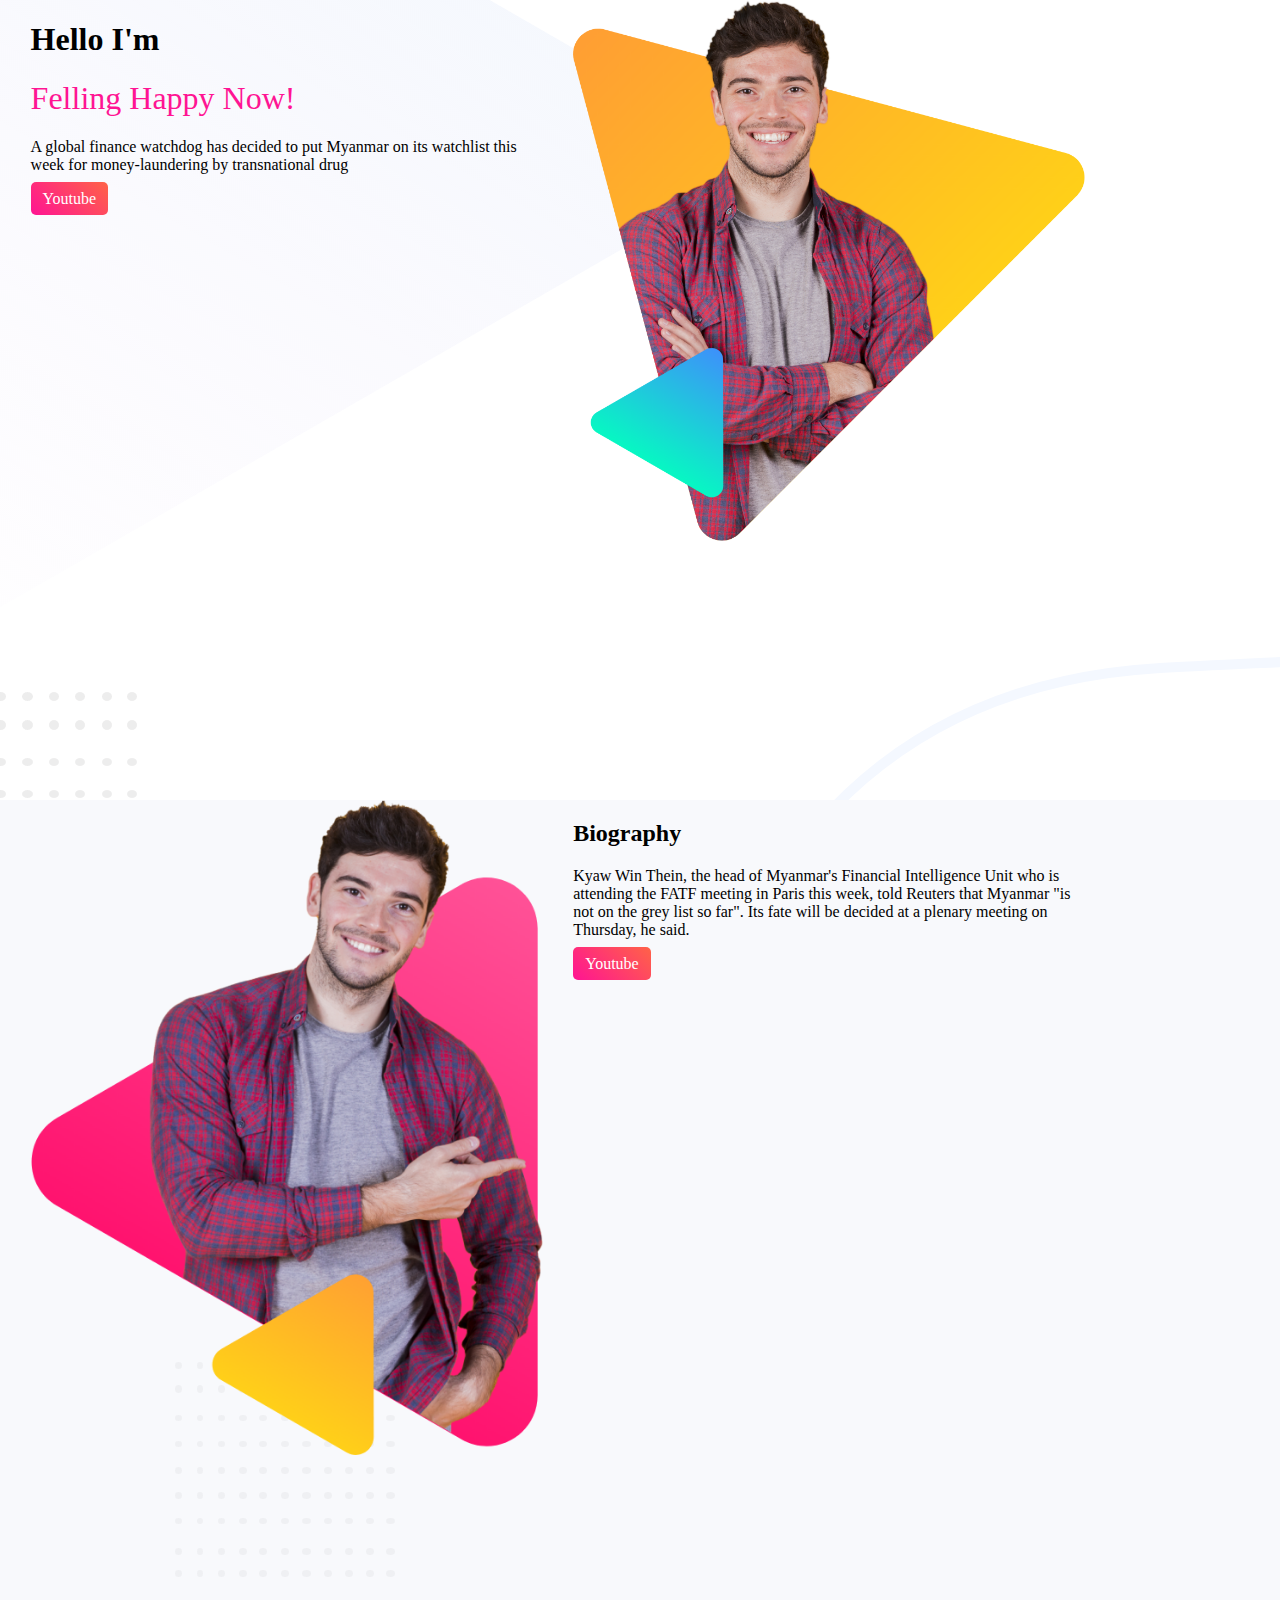
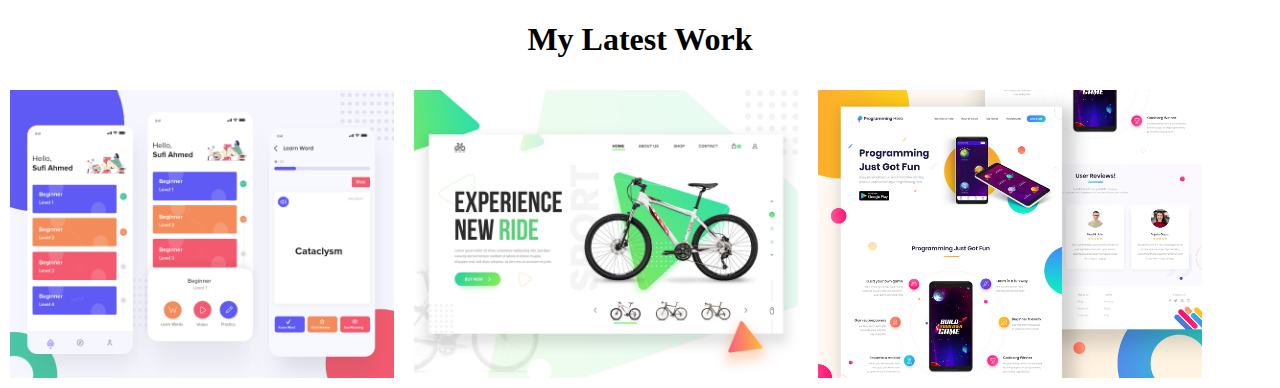
<file: index.html>
<!DOCTYPE html>
<html lang="en">
<head>
    
    
    <title>Personal Website</title>
    <link rel="stylesheet" href="style.css">
</head>
<body>
    <section class="header-bg">
        <div class="half-width">
            <h1>Hello I'm</h1>
        <h1> <span class="color"> Felling Happy Now!</span></h1>
        <p>A global finance watchdog has decided to put Myanmar on its watchlist this week for money-laundering by transnational drug</p>
        <a class="link-button" target="_blank" href="https://www.youtube.com/">Youtube</a>
        </div>
        <div class="half-width">
            <img src="images/peter.png" alt="">
    
        </div>

    </section>
    
    <section class="biography-bg">
        
        <div class="half-width">
            <img src="images/peter_dream.png" alt="">
        </div>
        <div class="half-width">
            <h2>Biography</h2>
            <p>Kyaw Win Thein, the head of Myanmar's Financial Intelligence Unit who is attending the FATF meeting in Paris this week, told Reuters that Myanmar "is not on the grey list so far". Its fate will be decided at a plenary meeting on Thursday, he said.</p>
            <a class="link-button" target="_blank" href="https://www.youtube.com/">Youtube</a>
        </div>
    </section>
    <section class="long">
        <h1 class="middle">My Latest Work</h1>
        <div class="second-width">
            <img src="images/work-1.png" alt="">
        </div>
        <div class="second-width">
            <img src="images/work-2.jpg" alt="">
        </div>
        <div class="second-width">
            <img src="images/work-3.jpg" alt="">
        </div>
        
       
    </section>
   
</body>
</html>
</file>
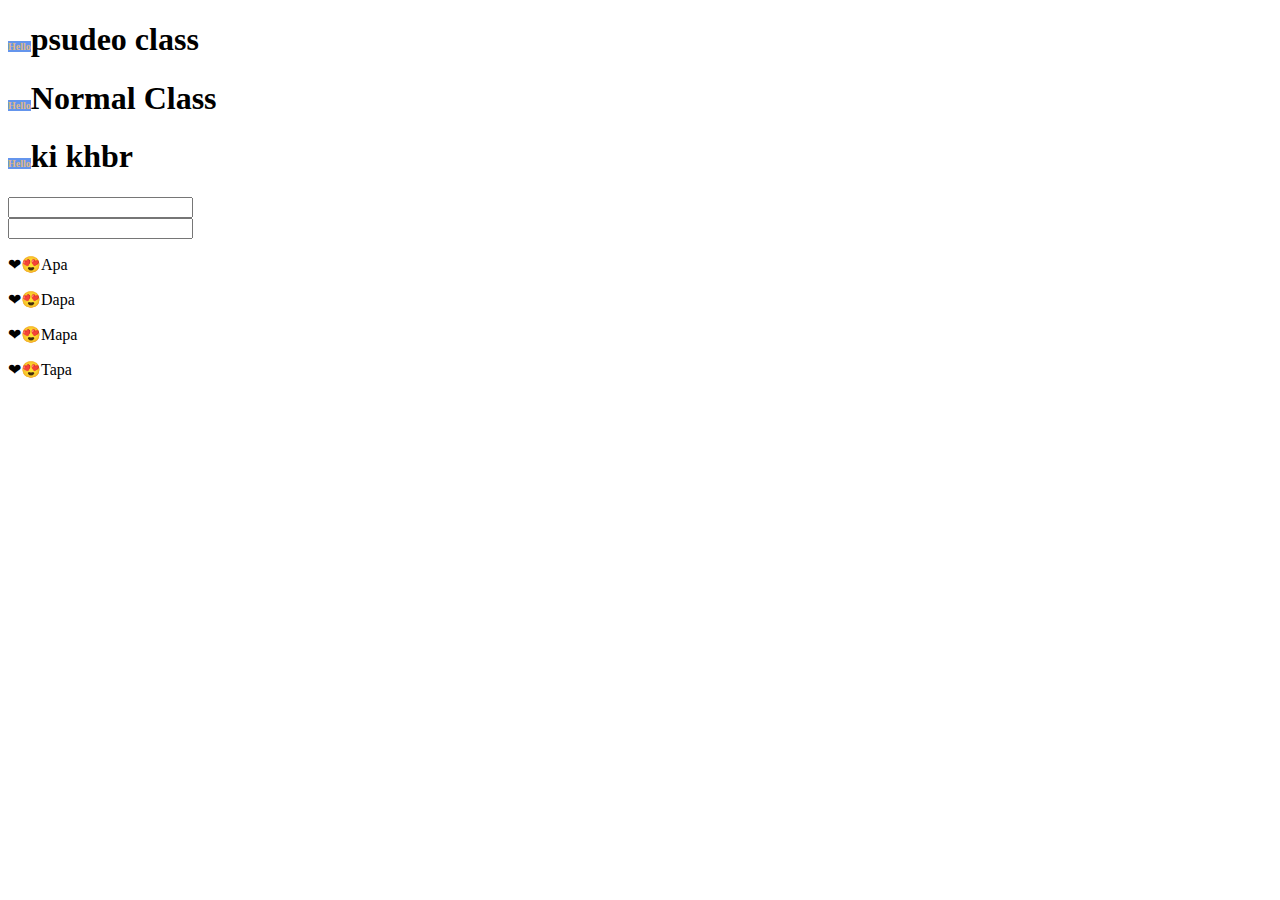
<file: hi.html>
<!DOCTYPE html>
<html lang="en">
<head>
    
    <title>Document</title>
    <style>
        h1::before{
            content: " Hello";
            color: burlywood;
            background-color: cornflowerblue;
            font-size: 10px;
        }
        body {
  counter-reset: section;                       /* Set a counter named 'section', and its initial value is 0. */
}

p::before{
    content: "❤😍";
}

    </style>
</head>
<body>
    <h1>psudeo class</h1>
    <h1>Normal Class</h1>
    <h1>ki khbr</h1>
    
    <input name="email" type="text">
    <br>
    <input name="password" type="text">
    <br>
    
    <p>Apa</p>
    <p>Dapa</p>
    <p>Mapa</p>
    <p>Tapa</p>
    
</body>
</html>
</file>
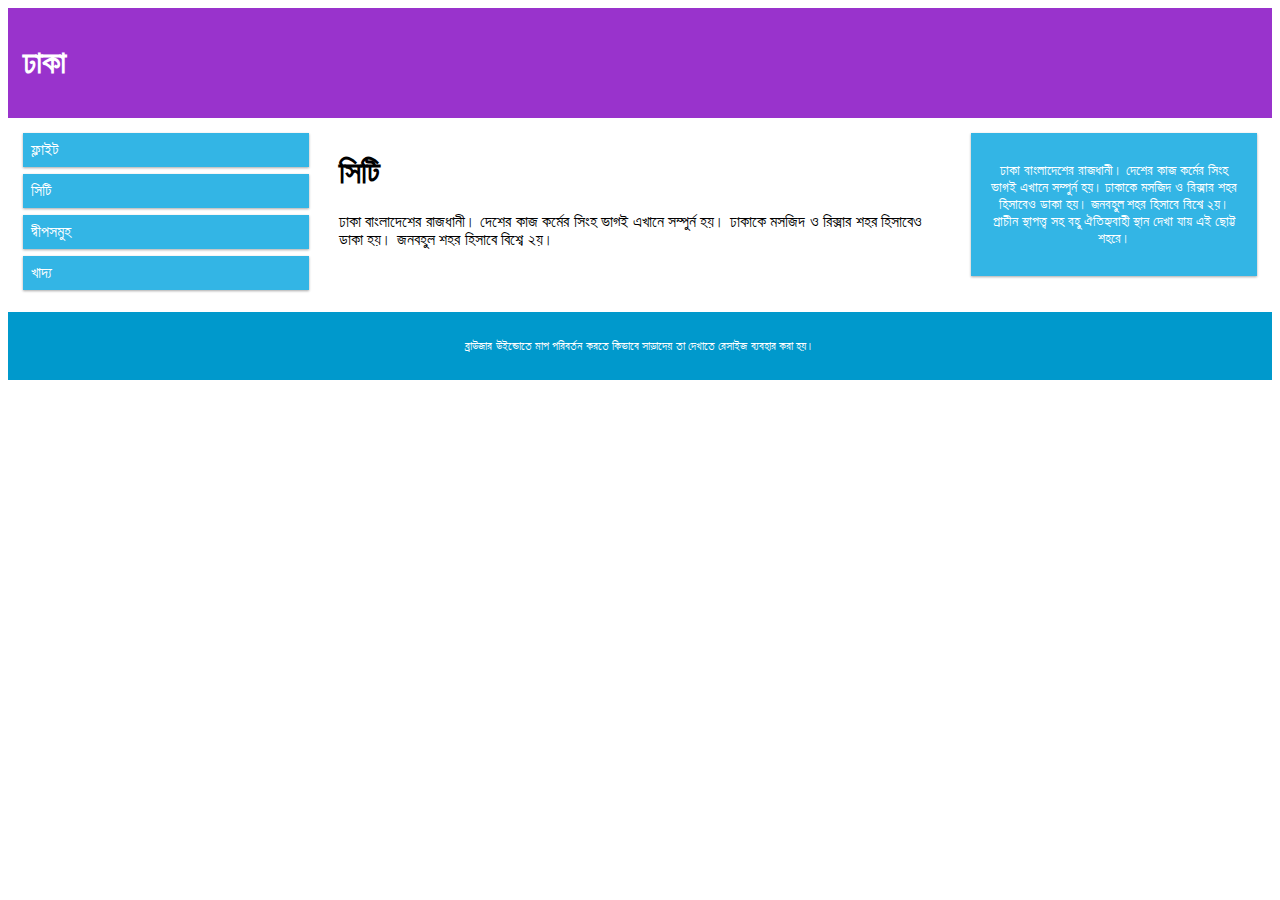
<file: media.html>
<!DOCTYPE html>
<html>
<head>
  <meta name="viewport" content="width=device-width, initial-scale=1.0">
   <title>এইচটিএমএল উদাহরণ</title>
<style>
* {
    box-sizing: border-box;
}
.row::after {
    content: "";
    clear: both;
    display: block;
}
[class*="col-"] {
    float: left;
    padding: 15px;
}
html {
    font-family: "Lucida Sans", sans-serif;
}
.header {
    background-color: #9933cc;
    color: #ffffff;
    padding: 15px;
}
.menu ul {
    list-style-type: none;
    margin: 0;
    padding: 0;
}
.menu li {
    padding: 8px;
    margin-bottom: 7px;
    background-color :#33b5e5;
    color: #ffffff;
    box-shadow: 0 1px 3px rgba(0,0,0,0.12), 0 1px 2px rgba(0,0,0,0.24);
}
.menu li:hover {
    background-color: #0099cc;
}
.aside {
    background-color: #33b5e5;
    padding: 15px;
    color: #ffffff;
    text-align: center;
    font-size: 14px;
    box-shadow: 0 1px 3px rgba(0,0,0,0.12), 0 1px 2px rgba(0,0,0,0.24);
}
.footer {
    background-color: #0099cc;
    color: #ffffff;
    text-align: center;
    font-size: 12px;
    padding: 15px;
}
/* For desktop: */
.col-1 {width: 8.33%;}
.col-2 {width: 16.66%;}
.col-3 {width: 25%;}
.col-4 {width: 33.33%;}
.col-5 {width: 41.66%;}
.col-6 {width: 50%;}
.col-7 {width: 58.33%;}
.col-8 {width: 66.66%;}
.col-9 {width: 75%;}
.col-10 {width: 83.33%;}
.col-11 {width: 91.66%;}
.col-12 {width: 100%;}

@media only screen and (max-width: 768px) {
    /* For mobile phones: */
    [class*="col-"] {
        width: 100%;
    }
}
</style>
</head>
<body>

<div class="header">
<h1>ঢাকা</h1>
</div>

<div class="row">

<div class="col-3 menu">
<ul>
<li>ফ্লাইট</li>
<li>সিটি</li>
<li>দ্বীপসমুহ</li>
<li>খাদ্য</li>
</ul>
</div>

<div class="col-6">
<h1>সিটি</h1>
<p>ঢাকা বাংলাদেশের রাজধানী। দেশের কাজ কর্মের সিংহ ভাগই এখানে সম্পুর্ন হয়। 
ঢাকাকে মসজিদ ও রিক্সার শহর হিসাবেও ডাকা হয়। জনবহুল শহর হিসাবে  বিশ্বে ২য়।</p>
</div>
<div class="col-3 right">
<div class="aside">
<p>ঢাকা বাংলাদেশের রাজধানী। দেশের কাজ কর্মের সিংহ ভাগই এখানে সম্পুর্ন হয়।
ঢাকাকে মসজিদ ও রিক্সার শহর হিসাবেও ডাকা হয়। জনবহুল শহর হিসাবে  বিশ্বে ২য়।
প্রাচীন স্থাপত্ত্ব সহ বহু ঐতিহ্যবাহী স্থান দেখা যায় এই ছোট্ট শহরে।  </p>
</div>
</div>

</div>

<div class="footer">
<p>ব্রাউজার উইন্ডোতে মাপ পরিবর্তন করতে কিভাবে সাড়াদেয় তা দেখাতে রেসাইজ ব্যবহার করা হয়।</p>
</div>

</body>
</html>
</file>
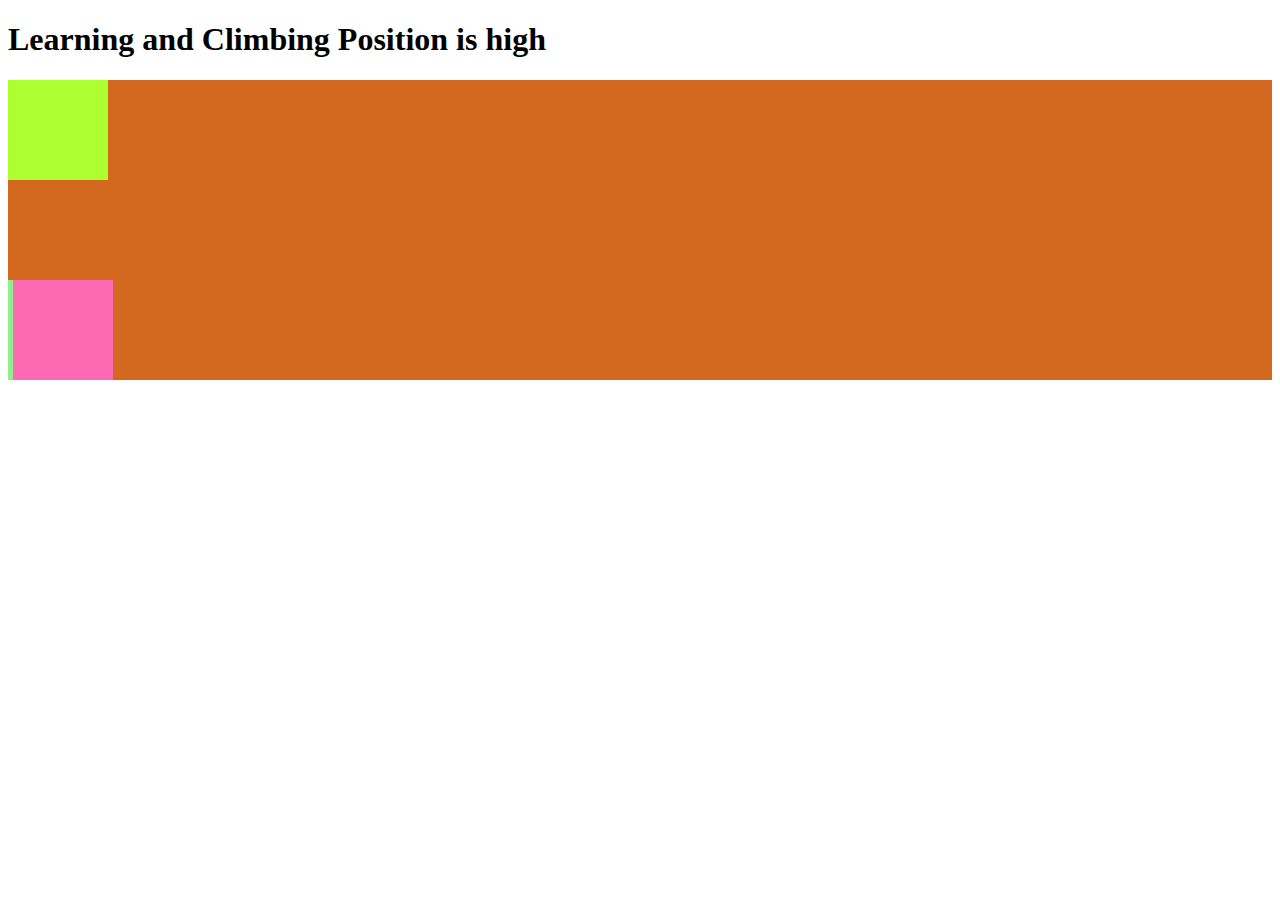
<file: position.html>
<!DOCTYPE html>
<html lang="en">
<head>
    <meta charset="UTF-8">
    <meta name="viewport" content="width=, initial-scale=1.0">
    <title>Document</title>
    <style>
        .container{
            background-color: chocolate;
        }
        div{
            height: 100px;
            width: 100px;
        
        }
        #first{
            background-color: greenyellow;
        }
        #second{
            background-color: hotpink;
            position: relative;
            left: 5px;
            top: 100px;
        }
        #third{
            background-color: lightgreen;
        }
        
    </style>
</head>
<body>
    <section>
        <h1>Learning and Climbing Position is high</h1>
    </section>

    <section class="container">
        <div id="first"></div>
        <div id="second"></div>
        <div id=third></div>

    </section>
</body>
</html>
</file>
<file: style.css>
body{
    margin: 0;
}
.color{
    color: deeppink;
    font-weight: normal;
}
.half-width{
    width: 40%;
    margin-left: 5px;
    padding-left: 2%;
    float: left;
}
.half-width img{
    width: 100%;

}
.link-button{
    text-decoration: none;
    background-image: linear-gradient(45deg,deeppink,tomato);
    padding: 8px 12px;
    color: white;
    border-radius: 5px;
}
.header-bg{
    background-image: url("images/header-bg.png");
    background-repeat: no-repeat;
    height: 800px;
    
}
section{
    height: 500px;
}
.biography-bg{
    background-image: url("images/biography-bg.png");
    background-repeat: no-repeat;
    height: 800px;
}
    
.long{
    height: 300px;
    
}
.long{
    text-align: center;
}
.second-width img{
    float: left;
    width: 30%;
    height: 30%;
    margin: 10px;
    
}
</file>
